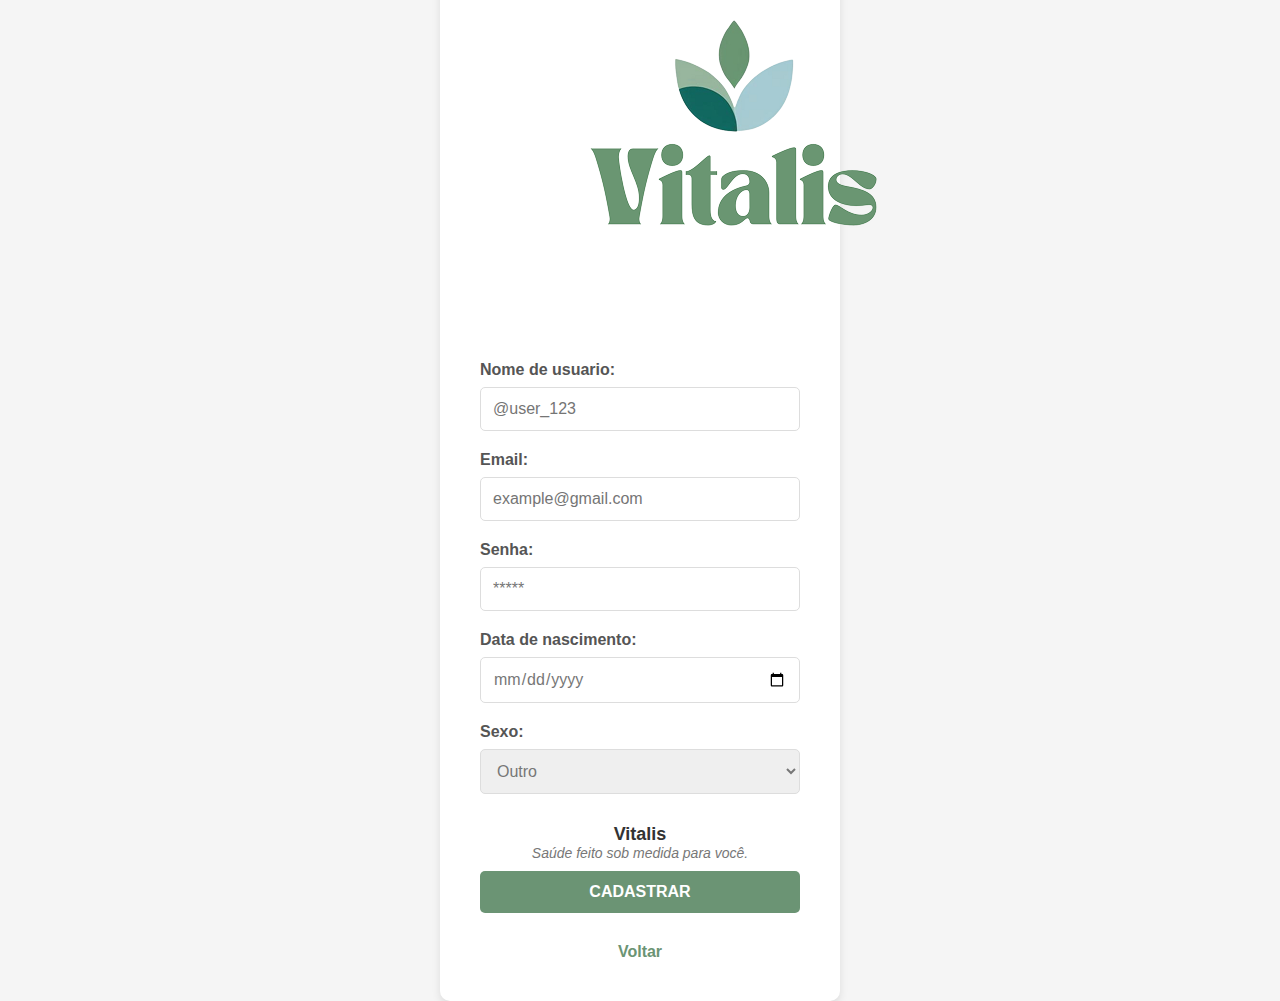
<file: screens/cadastro/cadastro.html>
<!DOCTYPE html>
<html lang="pt-br">
<head>
    <meta charset="UTF-8">
    <meta name="viewport" content="width=o, initial-scale=1.0">
    <link rel="stylesheet" href="style-cadastro.css">
     <!-- Link de icone -->
    <link rel="icon" href="../../assets/img/icon.png" type="image/png">
    <title>Cadastro</title>
</head>
<body>
    <div class="cadastro-container">
        <div class="logo-vitalis"><img src="../../assets/img/logo.png" alt="logo Vitalis"></div>
        
        <form>
            <div class="form-grupo" id="labelusuario">
                <label for="username">Nome de usuario:</label>
                <input type="text" id="username" value="" placeholder="@user_123">
            </div>
            
            <div class="form-grupo" id="labelemail">
                <label for="email">Email:</label>
                <input type="email" id="email" value="" placeholder="example@gmail.com">
            </div>
            
            <div class="form-grupo" id="labelpassword">
                <label for="password">Senha:</label>
                <input type="password" id="password" value="" placeholder="*****">
            </div>
            
            <div class="form-grupo" id="labeldatanasc">
                <label for="birthdate">Data de nascimento:</label>
                <input type="date" id="birthdate" value="" placeholder="2000/01/01">
            </div>
            
            <div class="form-grupo" id="labelsexo">
                <label for="gender">Sexo:</label>
                <select id="gender">
                    <option value="other">Outro</option>
                    <option value="male">Masculino</option>
                    <option value="female">Feminino</option>
                </select>
            </div>
            
            <div class="marca-footer">
            <div class="marca-name">Vitalis</div>
            <p class="slogan">Saúde feito sob medida para você.</p>
        </div>
            <button type="submit" class="cadastro-button"><a href="objetivos.html">CADASTRAR</a></button>
        </form>
        
        <div class="marca-footer">
            
            <div class="voltar-button"><a href="index.html">Voltar</a></div>
        </div>
    </div>
</body>
</html>
</file>
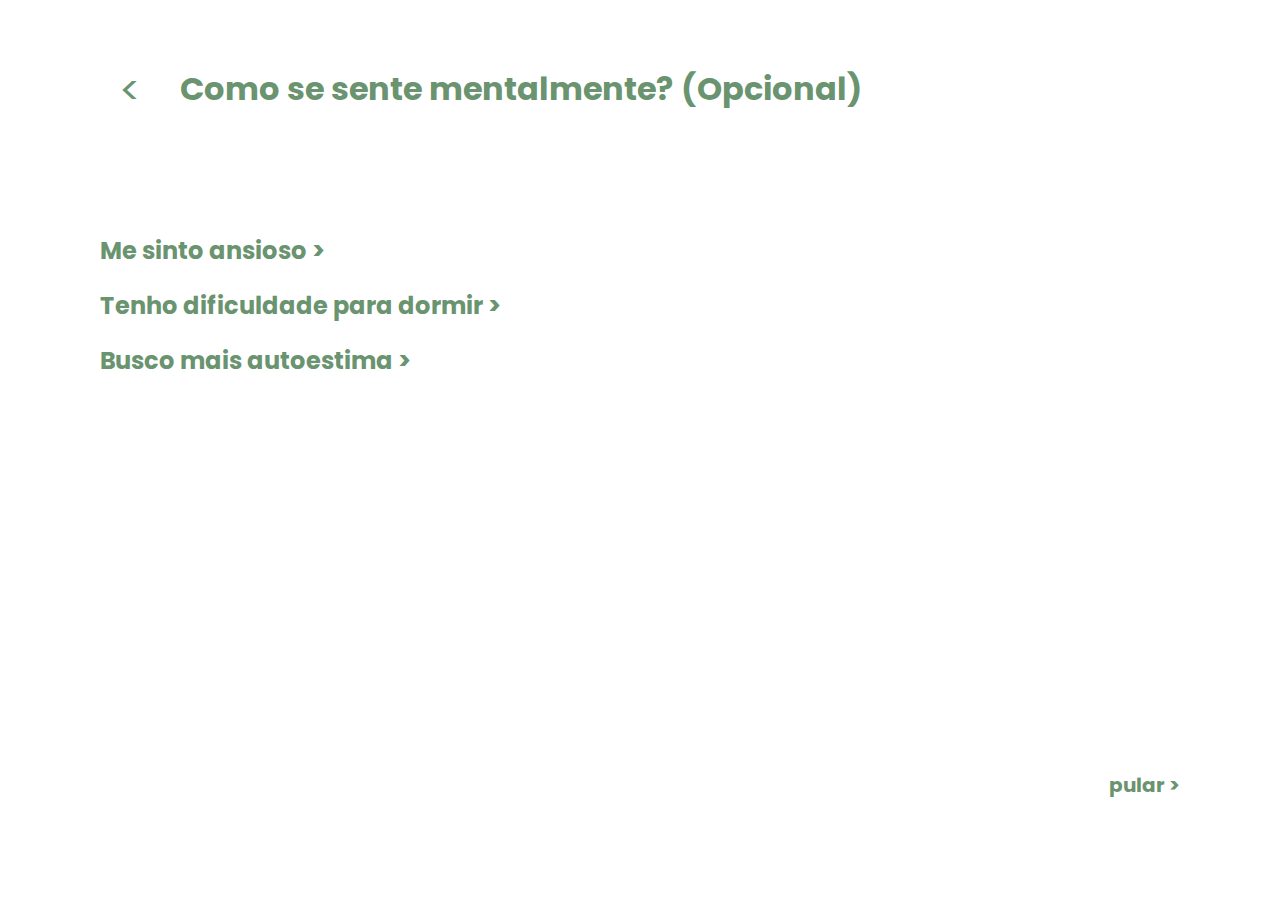
<file: screens/comosesente/comosesente.html>
<!DOCTYPE html>
<html lang="pt-BR">
<head>
  <meta charset="UTF-8" />
  <meta name="viewport" content="width=device-width, initial-scale=1.0" />
  <title>Como se sente mentalmente?</title>
  <link rel="stylesheet" href="style-comosesente.css" />
</head>
<body>
  <div class="container">
    <a href="#" class="back">&lt;</a>
    <h1 class="title">Como se sente mentalmente?<span class="optional"> (Opcional)</span></h1>

    <div class="options">
      <a href="#" class="option">Me sinto ansioso &gt;</a>
      <a href="#" class="option">Tenho dificuldade para dormir &gt;</a>
      <a href="#" class="option">Busco mais autoestima &gt;</a>
    </div>

    <div class="skip">
      <a href="#">pular &gt;</a>
    </div>

      

  </div>
</body>
</html>
</file>
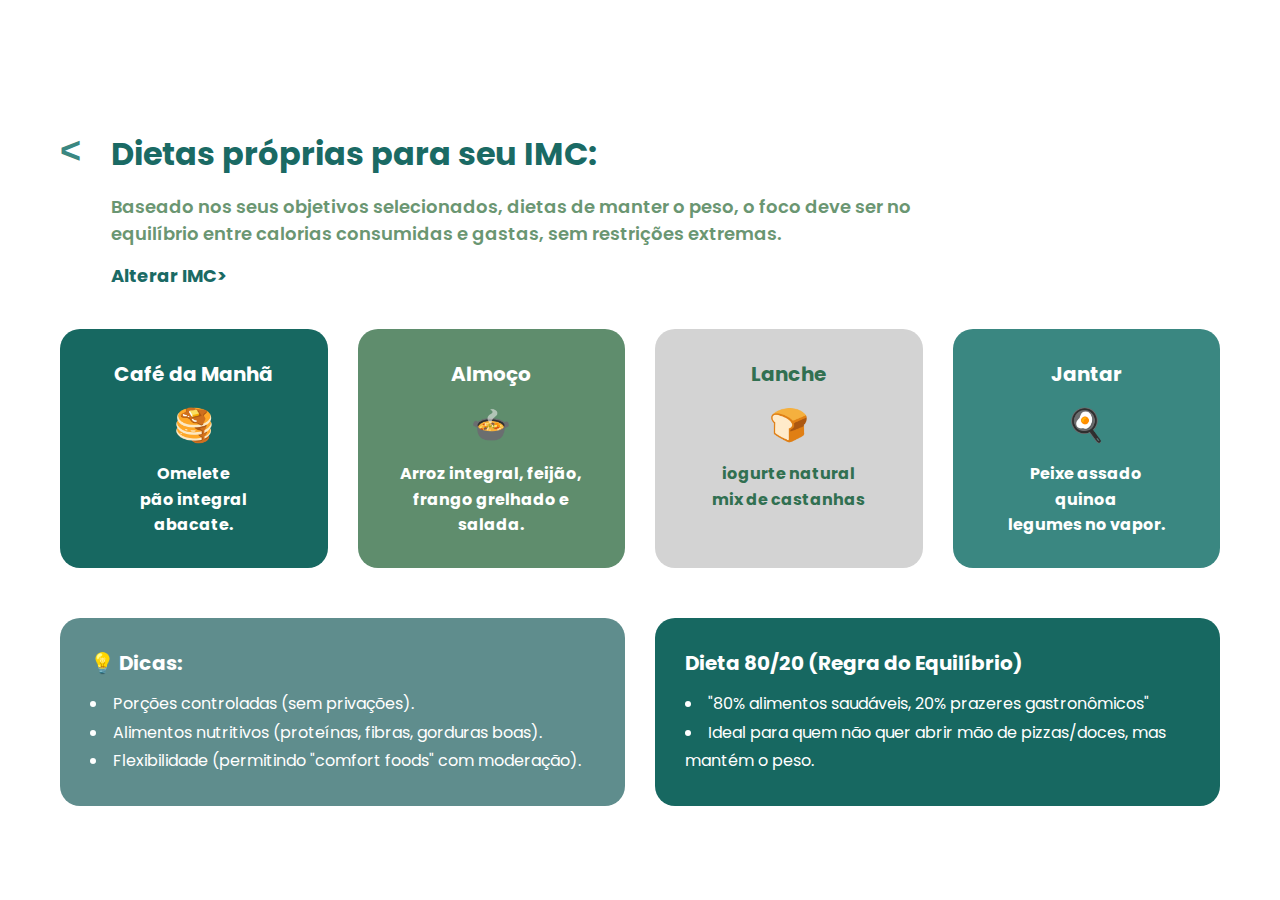
<file: screens/dieta/dieta.html>
<!DOCTYPE html>
<html lang="pt-BR">
<head>
  <meta charset="UTF-8" />
  <meta name="viewport" content="width=device-width, initial-scale=1.0"/>
  <title>Plano de Dieta IMC</title>
  <link href="https://fonts.googleapis.com/css2?family=Poppins:wght@400;600;700&display=swap" rel="stylesheet">
  <link rel="stylesheet" href="dieta.css" />
</head>
<body>
  <div class="container">
    <div class="header">
      <button class="back-btn">&lt;</button>
      <div class="title-group">
        <h1>Dietas próprias para seu IMC:</h1>
        <p>Baseado nos seus objetivos selecionados, dietas de manter o peso, o foco deve ser no equilíbrio entre calorias consumidas e gastas, sem restrições extremas.</p>
        <a href="#">Alterar IMC&gt;</a>
      </div>
    </div>

    <div class="meals">
      <div class="meal-box cafe">
        <h3>Café da Manhã</h3>
        <div class="icon">🥞</div>
        <p>Omelete<br/>pão integral<br/>abacate.</p>
      </div>

      <div class="meal-box almoco">
        <h3>Almoço</h3>
        <div class="icon">🍲</div>
        <p>Arroz integral, feijão, frango grelhado e salada.</p>
      </div>

      <div class="meal-box lanche">
        <h3>Lanche</h3>
        <div class="icon">🍞</div>
        <p>iogurte natural<br/>mix de castanhas</p>
      </div>

      <div class="meal-box jantar">
        <h3>Jantar</h3>
        <div class="icon">🍳</div>
        <p>Peixe assado<br/>quinoa<br/>legumes no vapor.</p>
      </div>
    </div>

    <div class="info-cards">
      <div class="dicas">
        <h4>💡 Dicas:</h4>
        <ul>
          <li>Porções controladas (sem privações).</li>
          <li>Alimentos nutritivos (proteínas, fibras, gorduras boas).</li>
          <li>Flexibilidade (permitindo "comfort foods" com moderação).</li>
        </ul>
      </div>

      <div class="regra">
        <h4>Dieta 80/20 (Regra do Equilíbrio)</h4>
        <ul>
          <li>"80% alimentos saudáveis, 20% prazeres gastronômicos"</li>
          <li>Ideal para quem não quer abrir mão de pizzas/doces, mas mantém o peso.</li>
        </ul>
      </div>
    </div>
  </div>
</body>
</html>
</file>
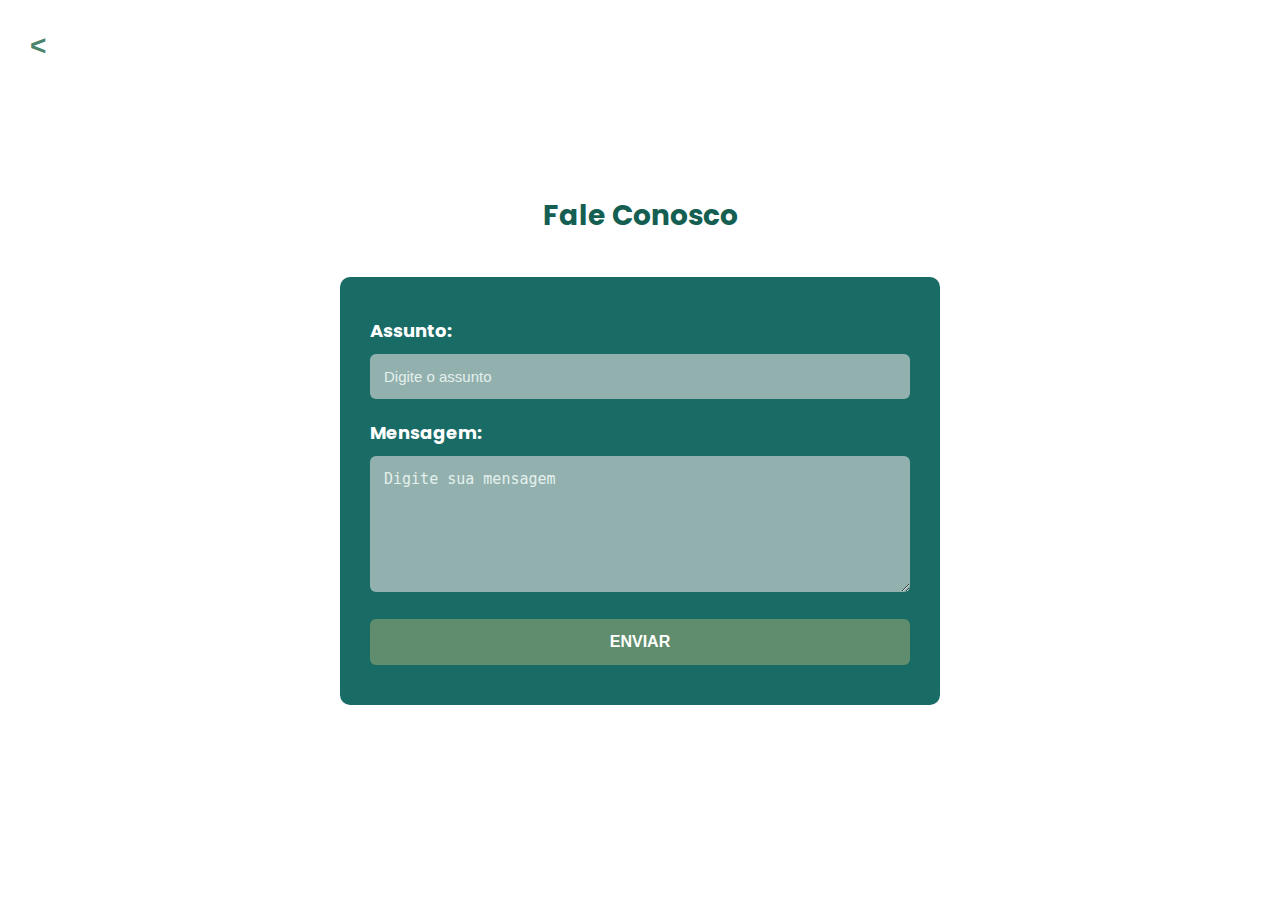
<file: screens/faleconosco/faleconosco.html>
<!DOCTYPE html>
<html lang="pt-br">
<head>
  <meta charset="UTF-8">
  <title>Fale Conosco</title>
  <link href="https://fonts.googleapis.com/css2?family=Poppins:wght@400;600;700&display=swap" rel="stylesheet">
  <link rel="stylesheet" href="faleconosco.css">
</head>
<body>
  <div class="central">
    <div class="container">
      <div class="header">
        <button class="back-btn">&lt;</button>
        <h1>Fale Conosco</h1>
      </div>

      <div class="form-container">
        <form>
          <label for="assunto">Assunto:</label>
          <input type="text" id="assunto" name="assunto" placeholder="Digite o assunto">

          <label for="mensagem">Mensagem:</label>
          <textarea id="mensagem" name="mensagem" rows="6" placeholder="Digite sua mensagem"></textarea>

          <button type="submit" class="btn-enviar">ENVIAR</button>
        </form>
      </div>
    </div>
  </div>
</body>
</html>
</file>
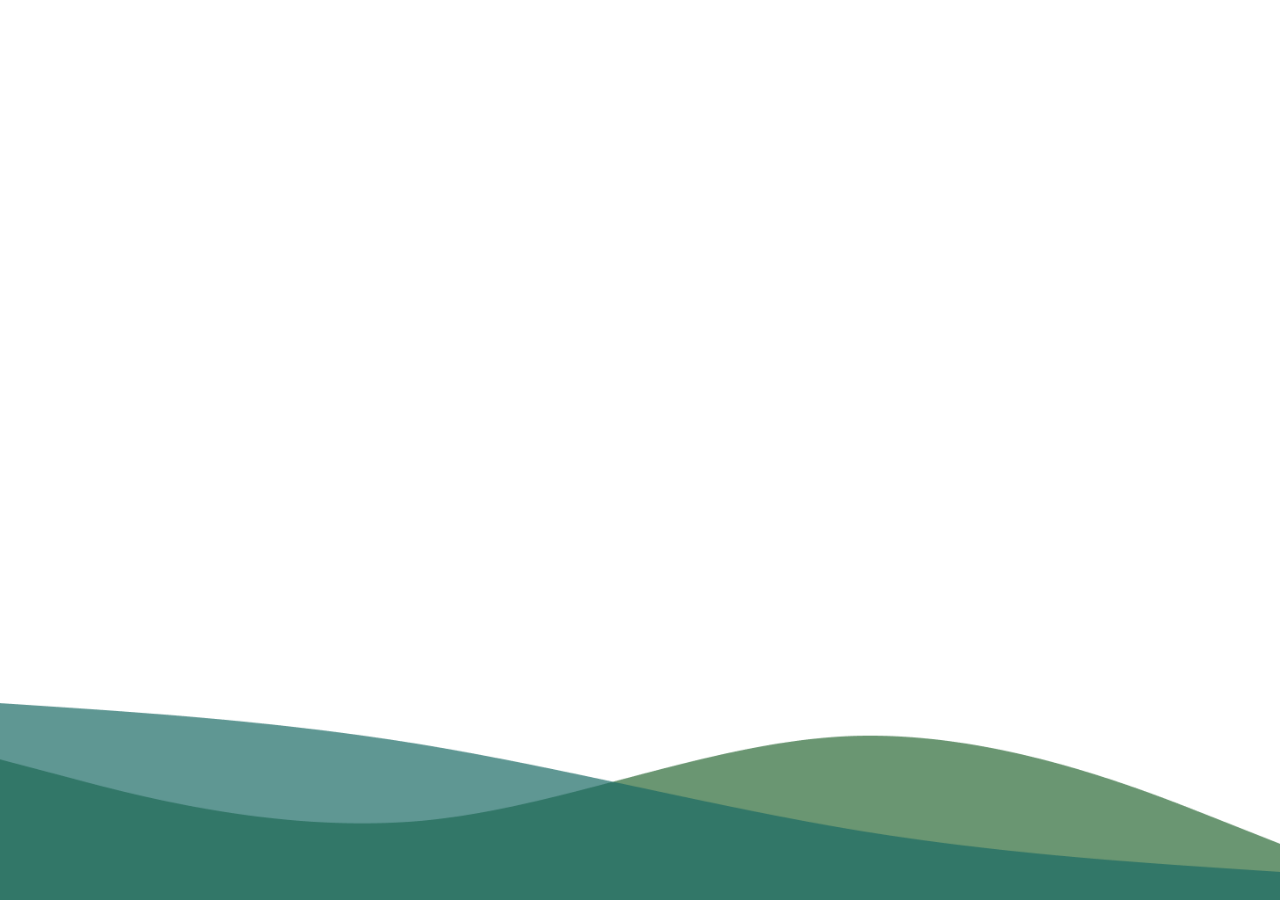
<file: screens/nivelatividade/nivelatividade.html>
<!DOCTYPE html>
<html lang="pt-br">

<head>
  <meta charset="utf-8">
  <meta name="viewport" content="width=device-width">
  <title>Vitalis</title>

  <!-- Link de icone -->
  <link rel="icon" href="../../assets/img/icon.png" type="image/png">

  <!-- Link de estilo css -->
  <link href="../../assets/css/main.css" rel="stylesheet" type="text/css" />

  <!-- Link de estilo css -->
  <link href="styles.css" rel="stylesheet" type="text/css" />
  
  <!-- Link responsividade css -->
  <link href="../../assets/css/responsive.css" rel="stylesheet" type="text/css" />

  <!-- Link de importação da família Poppins -->
  <link rel="preconnect" href="https://fonts.googleapis.com">

  <link rel="preconnect" href="https://fonts.gstatic.com" crossorigin>

  <link
    href="https://fonts.googleapis.com/css2?family=Poppins:ital,wght@0,100;0,200;0,300;0,400;0,500;0,600;0,700;0,800;0,900;1,100;1,200;1,300;1,400;1,500;1,600;1,700;1,800;1,900&display=swap"
    rel="stylesheet">

</head>

<body>
  <main class="nivel_atividade-web nivel_atividade-mobile">
  </main>
</body>

</html>
</file>
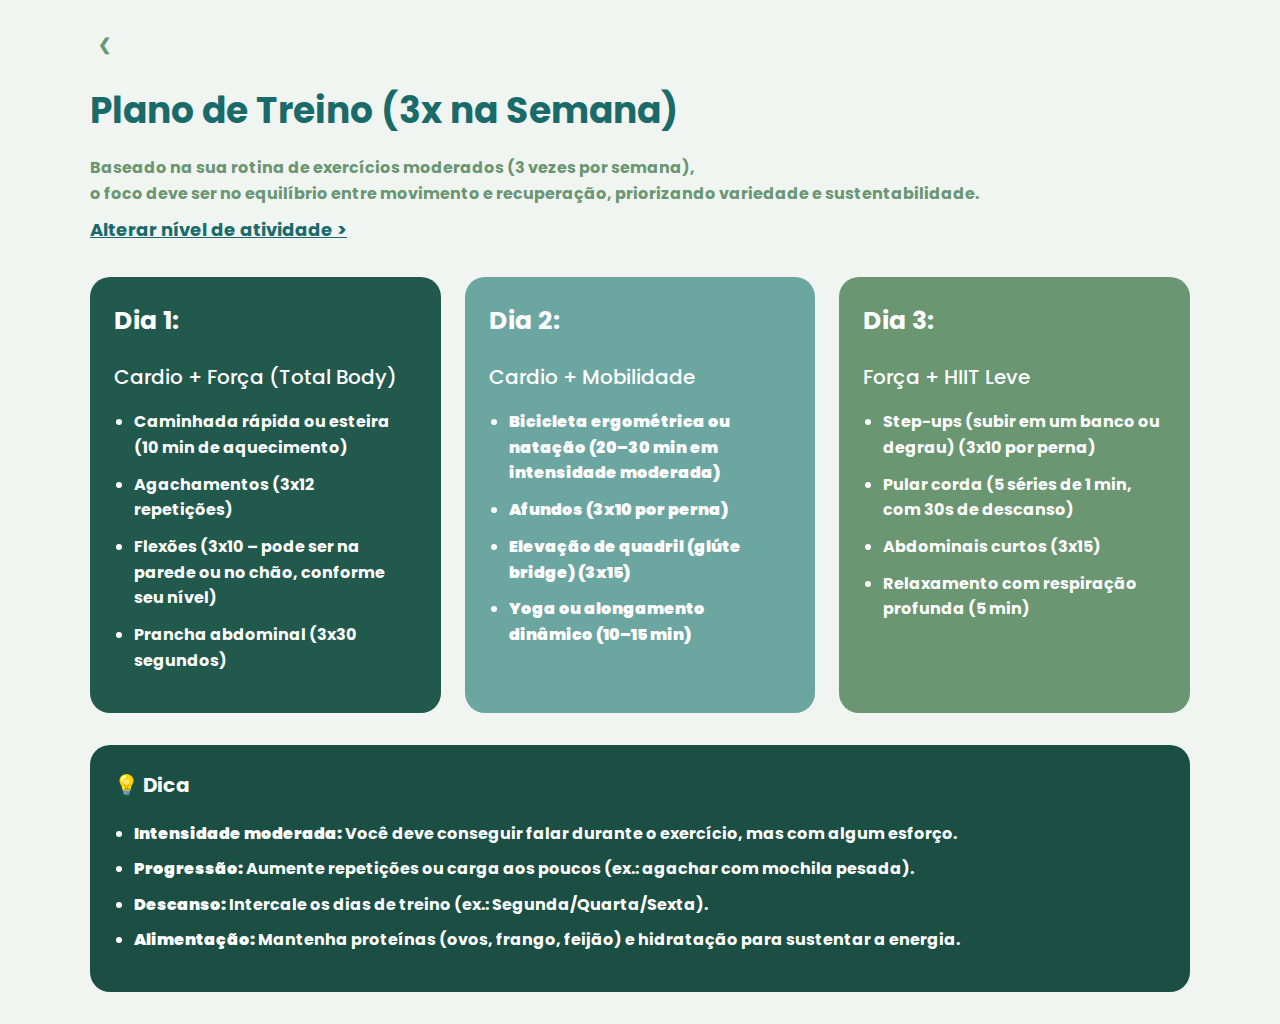
<file: screens/planodetreino/planodetreino.html>
<!DOCTYPE html>
<html lang="pt-br">
<head>
  <meta charset="UTF-8">
  <meta name="viewport" content="width=device-width, initial-scale=1.0">
  <title>Plano de Treino</title>
  <link href="https://fonts.googleapis.com/css2?family=Poppins:wght@400;500;600;700&display=swap" rel="stylesheet">
  <link rel="stylesheet" href="planodetreino.css">
</head>
<body>
  <div class="container">
    <a href="#" class="botao-voltar">
        &#x276E; 
      </a>
    <h1>Plano de Treino <span>(3x na Semana)</span></h1>
    <p class="subtext">
      Baseado na sua rotina de exercícios moderados (3 vezes por semana),<br>
      o foco deve ser no equilíbrio entre movimento e recuperação, priorizando variedade e sustentabilidade.
    </p>
    <a href="#" class="alterar-nivel">Alterar nível de atividade &gt;</a>

    <div class="grid">
      <div class="card dia1">
        <h2>Dia 1:</h2>
        <h3>Cardio + Força (Total Body)</h3>
        <ul>
          <li>Caminhada rápida ou esteira (10 min de aquecimento)</li>
          <li>Agachamentos (3x12 repetições)</li>
          <li>Flexões (3x10 – pode ser na parede ou no chão, conforme seu nível)</li>
          <li>Prancha abdominal (3x30 segundos)</li>
        </ul>
      </div>

      <div class="card dia2">
        <h2>Dia 2:</h2>
        <h3>Cardio + Mobilidade</h3>
        <ul>
          <li><strong>Bicicleta ergométrica ou natação (20–30 min em intensidade moderada)</strong></li>
          <li><strong>Afundos (3x10 por perna)</strong></li>
          <li><strong>Elevação de quadril (glúte bridge) (3x15)</strong></li>
          <li><strong>Yoga ou alongamento dinâmico (10–15 min)</strong></li>
        </ul>
      </div>

      <div class="card dia3">
        <h2>Dia 3:</h2>
        <h3>Força + HIIT Leve</h3>
        <ul>
          <li>Step-ups (subir em um banco ou degrau) (3x10 por perna)</li>
          <li>Pular corda (5 séries de 1 min, com 30s de descanso)</li>
          <li>Abdominais curtos (3x15)</li>
          <li>Relaxamento com respiração profunda (5 min)</li>
        </ul>
      </div>
    </div>

    <div class="dica">
      <h3>💡 Dica</h3>
      <ul>
        <li><strong>Intensidade moderada:</strong> Você deve conseguir falar durante o exercício, mas com algum esforço.</li>
        <li><strong>Progressão:</strong> Aumente repetições ou carga aos poucos (ex.: agachar com mochila pesada).</li>
        <li><strong>Descanso:</strong> Intercale os dias de treino (ex.: Segunda/Quarta/Sexta).</li>
        <li><strong>Alimentação:</strong> Mantenha proteínas (ovos, frango, feijão) e hidratação para sustentar a energia.</li>
      </ul>
    </div>
  </div>
</body>
</html>
</file>
<file: screens/cadastro/style-cadastro.css>
* {
    margin: 0;
    padding: 0;
    box-sizing: border-box;
    font-family: Arial, sans-serif;
}



body {
    background-color: #f5f5f5;
    display: flex;
    justify-content: center;
    align-items: center;
    height: 100vh;
    margin: 0;
    font-family: Arial, sans-serif;}

.cadastro-container {
    background-color: white;
    border-radius: 10px;
    box-shadow: 0 4px 8px rgba(0, 0, 0, 0.1);
    padding: 40px;
    width: 400px;
}

.logo-vitalis {
    font-size: 24px;
    font-weight: bold;
    margin-bottom: 20px;
    text-align: center;
    color: #333;
}

.form-grupo {
    margin-bottom: 20px;
}

label {
    display: block;
    margin-bottom: 8px;
    font-weight: bold;
    color: #555;
}

input[type="text"],
input[type="email"],
input[type="password"],
input[type="date"],
select {
    width: 100%;
    padding: 12px;
    border: 1px solid #ddd;
    border-radius: 5px;
    font-size: 16px;
    color: #777;
}

.marca-footer {
    text-align: center;
    margin-top: 30px;
}

.marca-name {
    font-size: 18px;
    font-weight: bold;
    color: #333;
}

.slogan {
    font-size: 14px;
    color: #777;
    font-style: italic;
}

.cadastro-button {
    background-color: #6b9474;
    color: white;
    border: none;
    padding: 12px 20px;
    border-radius: 5px;
    font-size: 16px;
    cursor: pointer;
    width: 100%;
    margin-top: 10px;
    transition: background-color 0.3s;
}

.cadastro-button:hover {
    background-color: #3f706c;
}
.voltar-button{
    color: #6b9474;
}

.voltar-button a{
    color: #6b9474;
    font-weight: bold;
}

.cadastro-button a{
    color: white;
    font-weight: bold;
}
a {
    text-decoration: none;
}
</file>
<file: screens/comosesente/style-comosesente.css>
@import url('https://fonts.googleapis.com/css2?family=Poppins:wght@700&display=swap');

* {
  margin: 0;
  padding: 0;
  box-sizing: border-box;
}

body, html {
  height: 100%;
  font-family: 'Poppins', sans-serif;
  background-color: #ffffff;
}

.container {
  position: relative;
  height: 100vh;
  padding: 60px 100px;
  width: 100vw;      
  height: 100vh;     
  width: 100dvw;      
  height: 100dvh;     
}

.back {
  font-size: 40px;
  color: #6a936f;
  text-decoration: none;
  display: inline-block;
  width: 60px;
  height: 60px;
  text-align: center;
  line-height: 60px;
}

.title {
  font-size: 32px;
  font-weight: 700;
  color: #6a936f;
  margin-top: -55px;
  margin-left: 80px;
}

.options {
  margin-top: 120px;
  display: flex;
  flex-direction: column;
  gap: 20px;
}

.option {
  font-size: 24px;
  font-weight: bold;
  color: #6a936f;
  text-decoration: none;
}

.skip {
  position: absolute;
  bottom: 100px;
  right: 100px;
}

.skip a {
  font-size: 20px;
  font-weight: bold;
  color: #6a936f;
  text-decoration: none;
}
</file>
<file: screens/dieta/dieta.css>
* {
    margin: 0;
    padding: 0;
    box-sizing: border-box;
  }
  
  body {
    font-family: 'Poppins', sans-serif;
    background-color: #ffffff;
    padding: 130px 60px 40px;
    color: #1c1c1c;
    font-size: 18px; /* Aumentado */
  }
  
  .container {
    max-width: 1400px;
    margin: auto;
  }
  
  .header {
    display: flex;
    align-items: flex-start;
    gap: 30px; /* Maior espaçamento */
    margin-bottom: 40px;
  }
  
  .back-btn {
    background: none;
    border: none;
    font-size: 36px;
    color: #3a8781;
    cursor: pointer;
    font-weight: bold;
    transition: color 0.3s ease, text-decoration 0.3s ease;
  }

  .back-btn:hover {
    color: #14504c; 
    text-decoration: underline;
  }
  
  .title-group h1 {
    color: #1a6a64;
    font-size: 32px;
    font-weight: 700;
  }
  
  .title-group p {
    margin: 15px 0;
    font-size: 18px;
    color: #6a9672;
    max-width: 800px;
    font-weight: 600;
  }
  
  .title-group a {
    color: #1a6a64;
    font-weight: 700;
    text-decoration: none;
    font-size: 18px;
    transition: color 0.3s ease, text-decoration 0.3s ease;
  }
  
  .title-group a:hover {
    color: #14504c; 
    text-decoration: underline;
  }
  
  
  .meals {
    display: flex;
    flex-wrap: wrap;
    gap: 30px;
    margin-bottom: 50px;
  }
  
  .meal-box {
    flex: 1 1 260px;
    padding: 30px;
    border-radius: 20px;
    min-width: 260px;
    text-align: center;
    color: white;
    font-weight: 700;
  }
  
  .meal-box h3 {
    font-size: 20px;
    margin-bottom: 12px;
  }
  
  .meal-box .icon {
    font-size: 32px;
    margin-bottom: 12px;
  }
  
  .meal-box p {
    font-size: 16px;
    line-height: 1.6;
  }
  
  /* Cores específicas */
  .cafe {
    background-color: #176861;
  }
  
  .almoco {
    background-color: #5f8d6d;
  }
  
  .lanche {
    background-color: #d3d3d3;
    color: #317051;
  }
  
  .jantar {
    background-color: #3a8781;
  }
  
  .info-cards {
    display: flex;
    flex-wrap: wrap;
    gap: 30px;
  }
  
  .dicas, .regra {
    flex: 1 1 400px;
    padding: 30px;
    border-radius: 20px;
    background-color: #5f8d8d;
    color: white;
    font-size: 16px;
  }
  
  .dicas h4, .regra h4 {
    margin-bottom: 12px;
    font-weight: 700;
    font-size: 20px;
  }
  
  .dicas ul, .regra ul {
    list-style: disc inside;
    line-height: 1.8;
  }
  
  .regra {
    background-color: #176861;
  }
</file>
<file: screens/faleconosco/faleconosco.css>
* {
    margin: 0;
    padding: 0;
    box-sizing: border-box;
  }
  
  body {
    font-family: 'Poppins', sans-serif;
    background-color: #ffffff;
    height: 100vh;
    display: flex;
    justify-content: center;
    align-items: center;
  }
  
  .central {
    width: 100%;
    display: flex;
    justify-content: center;
    align-items: center;
    padding: 40px 20px;
  }
  
  .container {
    max-width: 600px;
    width: 100%;
  }
  
  .header {
    display: flex;
    align-items: center;
    gap: 15px;
    margin-bottom: 40px;
    justify-content: center;
  }
  
  .back-btn {
    background: none;
    border: none;
    font-size: 28px;
    color: #4a846e;
    cursor: pointer;
    font-weight: bold;
    transition: color 0.3s ease, text-decoration 0.3s ease;
    position: absolute;
    left: 30px;
    top: 30px;
  }
  
  .back-btn:hover {
    color: #2d5e50;
    text-decoration: underline;
  }
  
  .header h1 {
    font-size: 28px;
    color: #145f51;
    font-weight: 700;
    text-align: center;
  }
  
  .form-container {
    background-color: #196b66;
    padding: 40px 30px;
    border-radius: 10px;
    color: white;
  }
  
  .form-container label {
    display: block;
    margin-bottom: 10px;
    font-weight: 700;
    font-size: 18px;
  }
  
  .form-container input,
  .form-container textarea {
    width: 100%;
    padding: 14px;
    border-radius: 6px;
    border: none;
    margin-bottom: 20px;
    background-color: #92b1ae;
    font-size: 15px;
    color: white;
  }
  
  .form-container input::placeholder,
  .form-container textarea::placeholder {
    color: #e4f0ed;
  }
  
  .btn-enviar {
    width: 100%;
    padding: 14px;
    background-color: #5f8d6d;
    border: none;
    border-radius: 6px;
    color: white;
    font-weight: 700;
    font-size: 16px;
    cursor: pointer;
    transition: background-color 0.3s ease;
  }
  
  .btn-enviar:hover {
    background-color: #4a7a5b;
  }
  
  .form-container input:focus,
  .form-container textarea:focus {
    outline: none;
    box-shadow: 0 0 0 1px #1b3830;
  }
</file>
<file: assets/css/main.css>
* {
  margin: 0;
  padding: 0;
  font-family: poppins;
}

/* Variaveis */
:root {
  --cor-primaria: #1A6A64;
  --cor-secundaria: #6A9672;
  --cor-terciaria: #5F9793;
  --cor-lbl: white;
  --cor-value: #737373;
  --cor-bg-input: #D9D9D9;
}

html,
body {
  height: 100%;
  width: 100%;
}

main {
  height: 100vh;
  width: 100vw;
}

.home-web {
  background-image: url(../img/bg-home.png);
  background-repeat: no-repeat;
  background-size: cover;
  display: flex;
}

.home-web .back_button {
  display: none;
}

.home-web .forgot_password {
  display: none;
}

.div-1-web {
  flex: 1;
}

.div-1-web {
  display: flex;
  flex-direction: column;
  justify-content: center;
  align-items: center;
  height: 100%;
  width: 100%;
}

.div-1-web .form-web {
  display: flex;
  flex-direction: column;
  max-width: 400px;
}

.div-1-web .form-web h1,
label,
a,
p {
  letter-spacing: 3px;
  color: white;
}

.div-1-web .form-web h1,
a,
p {
  font-weight: bold;
  text-align: center;
}

.div-1-web .form-web a,
p {
  font-size: 15px;
}

.div-1-web .form-web h1 {
  font-size: 64px;
  text-transform: uppercase;
}

.div-1-web .form-web label {
  margin-left: 10px;
  margin-bottom: 0px;
  font-size: 18px;
}

/* Estiliza todos os inputs, não mexer */

input {
  height: 60px;
  max-width: 400px;
  border-radius: 8px;
  border: none;
  padding-inline: 10px;
  background-color: var(--cor-bg-input);
  font-size: 18px;
  font-weight: bold;
}

input::placeholder {
  color: var(--cor-value);

}

input:focus {
  outline: none;
}


.div-1-web .form-web label[for="Senha"] {
  margin-top: 10px;
}

.div-1-web .form-web #Senha {
  margin-bottom: 38px;
}

.div-1-web .form-web button {
  height: 54px;
  width: 400px;
  border-radius: 8px;
  border: none;
  font-size: 18px;
  font-weight: bold;
  color: white;
  background-color: var(--cor-secundaria);
  transition: 0.5s ease-in;
}

.div-1-web .form-web button:hover {
  transition: 0.5s ease-out;
  transform: scale(1.02);
}

.div-1-web .form-web p {
  margin-top: 22px;
}


.div-2-web {
  flex: 1;
}

.div-2-web {
  display: flex;
  flex-direction: column;
  justify-content: center;
  align-items: center;
}
</file>
<file: screens/nivelatividade/styles.css>
.nivel_atividade-web {
  background-image: url(../../assets/img/bg-nivelatividade.png);
  background-repeat: no-repeat;
  background-size: 100vw 100vh;
  display: flex;
}
</file>
<file: assets/css/responsive.css>
@media (max-width: 1150px) {
  .home-mobile {
    flex-direction: column;
    background-image: none;
  }

  .home-mobile .back_button {
    display: flex;
    margin: 30px 0px 0px 30px;
  }

  .home-mobile .div-1-mobile .form-mobile h1 {
    display: none !important;
  }

  .home-mobile .div-1-mobile .form-mobile label {
    color: var(--cor-secundaria);
  }

  .home-mobile .div-1-web .form-web #Senha {
    margin-bottom: 0;
  }

  .home-mobile .div-1-mobile .form-mobile p,
  a {
    text-decoration: none;
    color: var(--cor-secundaria);
  }

  .home-mobile .div-1-mobile .form-mobile .forgot_password {
    display: flex;
    justify-content: flex-end;
    margin-bottom: 38px;
  }



  .home-mobile .div-1-mobile {
    order: 2;
  }

  .home-mobile .div-2-mobile {
    order: 1;
  }

}
</file>
<file: screens/planodetreino/planodetreino.css>
body {
    margin: 0;
    font-family: 'Poppins', sans-serif;
    background-color: #f0f5f2;
    color: #1a1a1a;
    line-height: 1.6;
  }
  
  .container {
    max-width: 1100px;
    margin: auto;
    padding: 2rem 1rem;
  }
  
  h1 {
    font-size: 36px;
    color: #1a6a6a;
    font-weight: 700;
    margin-bottom: 0.5rem;
  }
  
  h1 span {
    font-weight: 700;
  }
  
  .subtext {
    font-size: 16px;
    font-weight: 700;
    color:#6A9672;
    margin-bottom: 10px;
  }
  
  .alterar-nivel {
    display: inline-block;
    font-size: 18px;
    color: #1a6a6a;
    font-weight: 700;
    margin-bottom: 2rem;
    text-decoration: underline;
  }
  
  .grid {
    display: flex;
    gap: 1.5rem;
    flex-wrap: wrap;
    justify-content: space-between;
    font-weight: 700;
  }
  
  .card {
    flex: 1 1 300px;
    border-radius: 20px;
    padding: 1.5rem;
    color: white;
  }
  
  .card h2 {
    font-size: 25px;
    font-weight: 700;
    margin-top: 0;
    margin-bottom: 0.2rem;
  }
  
  .card h3 {
    font-size: 20px;
    font-weight: 500;
    margin-bottom: 1rem;
  }
  
  .card ul {
    padding-left: 20px;
  }
  
  .card li {
    margin-bottom: 0.7rem;
    font-size: 16px;
  }
  
  /* Cores específicas */
  .dia1 {
    background-color: #22594d;
  }
  
  .dia2 {
    background-color: #6ca6a0;
  }
  
  .dia3 {
    background-color: #6a9672;
  }
  
  .dica {
    background-color: #1b4f44;
    color: white;
    border-radius: 20px;
    padding: 1.5rem;
    margin-top: 2rem;
  }
  
  .dica h3 {
    margin-top: 0;
    font-size: 20px;
    font-weight: 700;
  }
  
  .dica ul {
    padding-left: 20px;
  }
  
  .dica li {
    margin-bottom: 0.6rem;
    font-size: 16px;
    font-weight: 700;
  }
  
  .cabecalho {
    display: flex;
    align-items: center;
    gap: 1rem;
    margin-bottom: 0.5rem;
  }
  
  .botao-voltar {
    font-size: 16px;
    font-weight: 600;
    color: #6a9672;
    text-decoration: none;
    padding: 0.2rem 0.5rem;
    border-radius: 6px;
    transition: background 0.2s;
  }
  
  .botao-voltar:hover {
    background-color: #e0f0ec;
    text-decoration: underline;
  }
</file>
